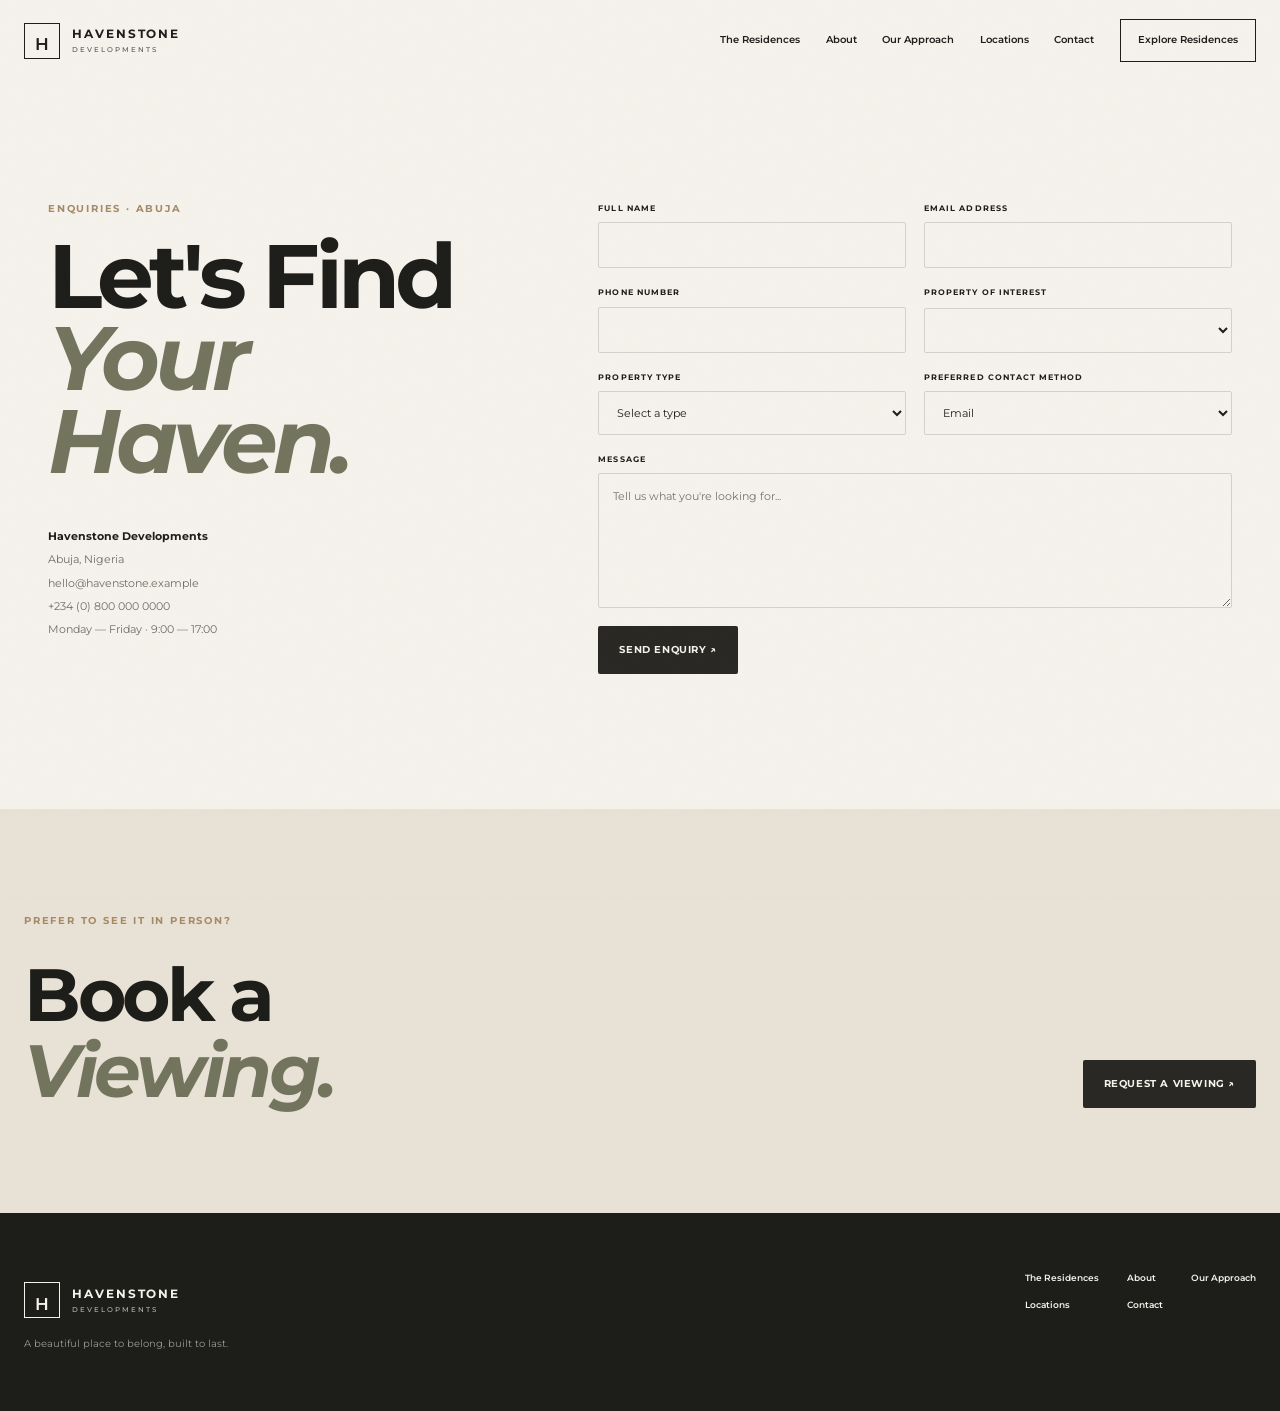
<file: contact.html>
<!doctype html><html lang="en"><head><meta charset="utf-8"><meta name="viewport" content="width=device-width,initial-scale=1"><meta name="description" content="Contact Havenstone Developments to enquire about residences and book a viewing in Abuja."><title>Contact | Havenstone Developments</title><link rel="preconnect" href="https://fonts.googleapis.com"><link rel="preconnect" href="https://fonts.gstatic.com" crossorigin><link rel="stylesheet" href="styles.css"></head><body><header class="nav"><a class="brand" href="index.html"><span class="brand-symbol">⌂</span><span>HAVENSTONE<small>DEVELOPMENTS</small></span></a><button class="menu" aria-label="Toggle navigation" aria-expanded="false">☰</button><nav><a href="developments.html">The Residences</a><a href="about.html">About</a><a href="approach.html">Our Approach</a><a href="locations.html">Locations</a><a href="contact.html">Contact</a><a class="nav-cta" href="developments.html">Explore Residences</a></nav></header><main><section class="contact"><div><p class="eyebrow">ENQUIRIES · ABUJA</p><h1>Let's Find<br><em>Your Haven.</em></h1><div class="contact-info"><p><strong>Havenstone Developments</strong></p><p>Abuja, Nigeria</p><p>hello@havenstone.example</p><p>+234 (0) 800 000 0000</p><p>Monday — Friday · 9:00 — 17:00</p></div></div><form class="form" id="inquiryForm"><div class="form-grid"><div class="field"><label for="name">FULL NAME</label><input id="name" name="name" required autocomplete="name"></div><div class="field"><label for="email">EMAIL ADDRESS</label><input id="email" name="email" type="email" required autocomplete="email"></div><div class="field"><label for="phone">PHONE NUMBER</label><input id="phone" name="phone" type="tel" required autocomplete="tel"></div><div class="field"><label for="property">PROPERTY OF INTEREST</label><select id="property" name="property"><option value="">Select a residence</option><option>Palmview Residences</option><option>Havenstone Gardens</option><option>Maple Grove Estate</option><option>The Haven Villas</option><option>Aurelia Penthouses</option><option>Cedar Heights</option><option>Willow Court</option><option>Stonebridge Residences</option></select></div><div class="field"><label for="type">PROPERTY TYPE</label><select id="type" name="type"><option value="">Select a type</option><option>Apartments</option><option>Semi-Detached Homes</option><option>Duplexes</option><option>Detached Homes</option><option>Penthouses</option></select></div><div class="field"><label for="contactMethod">PREFERRED CONTACT METHOD</label><select id="contactMethod" name="contactMethod"><option>Email</option><option>Phone</option><option>WhatsApp</option></select></div><div class="field full"><label for="message">MESSAGE</label><textarea id="message" name="message" placeholder="Tell us what you're looking for..."></textarea></div></div><button class="btn btn-dark" type="submit">Send Enquiry ↗</button><p id="formStatus" class="form-status" role="status"></p></form></section><section class="cta"><p class="eyebrow">PREFER TO SEE IT IN PERSON?</p><h2>Book a<br><em>Viewing.</em></h2><a class="btn btn-dark" href="#inquiryForm">Request a Viewing ↗</a></section></main><footer><div><a class="brand" href="index.html"><span class="brand-symbol">⌂</span><span>HAVENSTONE<small>DEVELOPMENTS</small></span></a><p>A beautiful place to belong, built to last.</p></div><div class="footer-links"><a href="developments.html">The Residences</a><a href="about.html">About</a><a href="approach.html">Our Approach</a><a href="locations.html">Locations</a><a href="contact.html">Contact</a></div><div class="fictional">PORTFOLIO PROJECT<br>Contact details are illustrative.</div></footer><script src="script.js"></script><script src="visual-repair.js"></script></body></html>
</file>
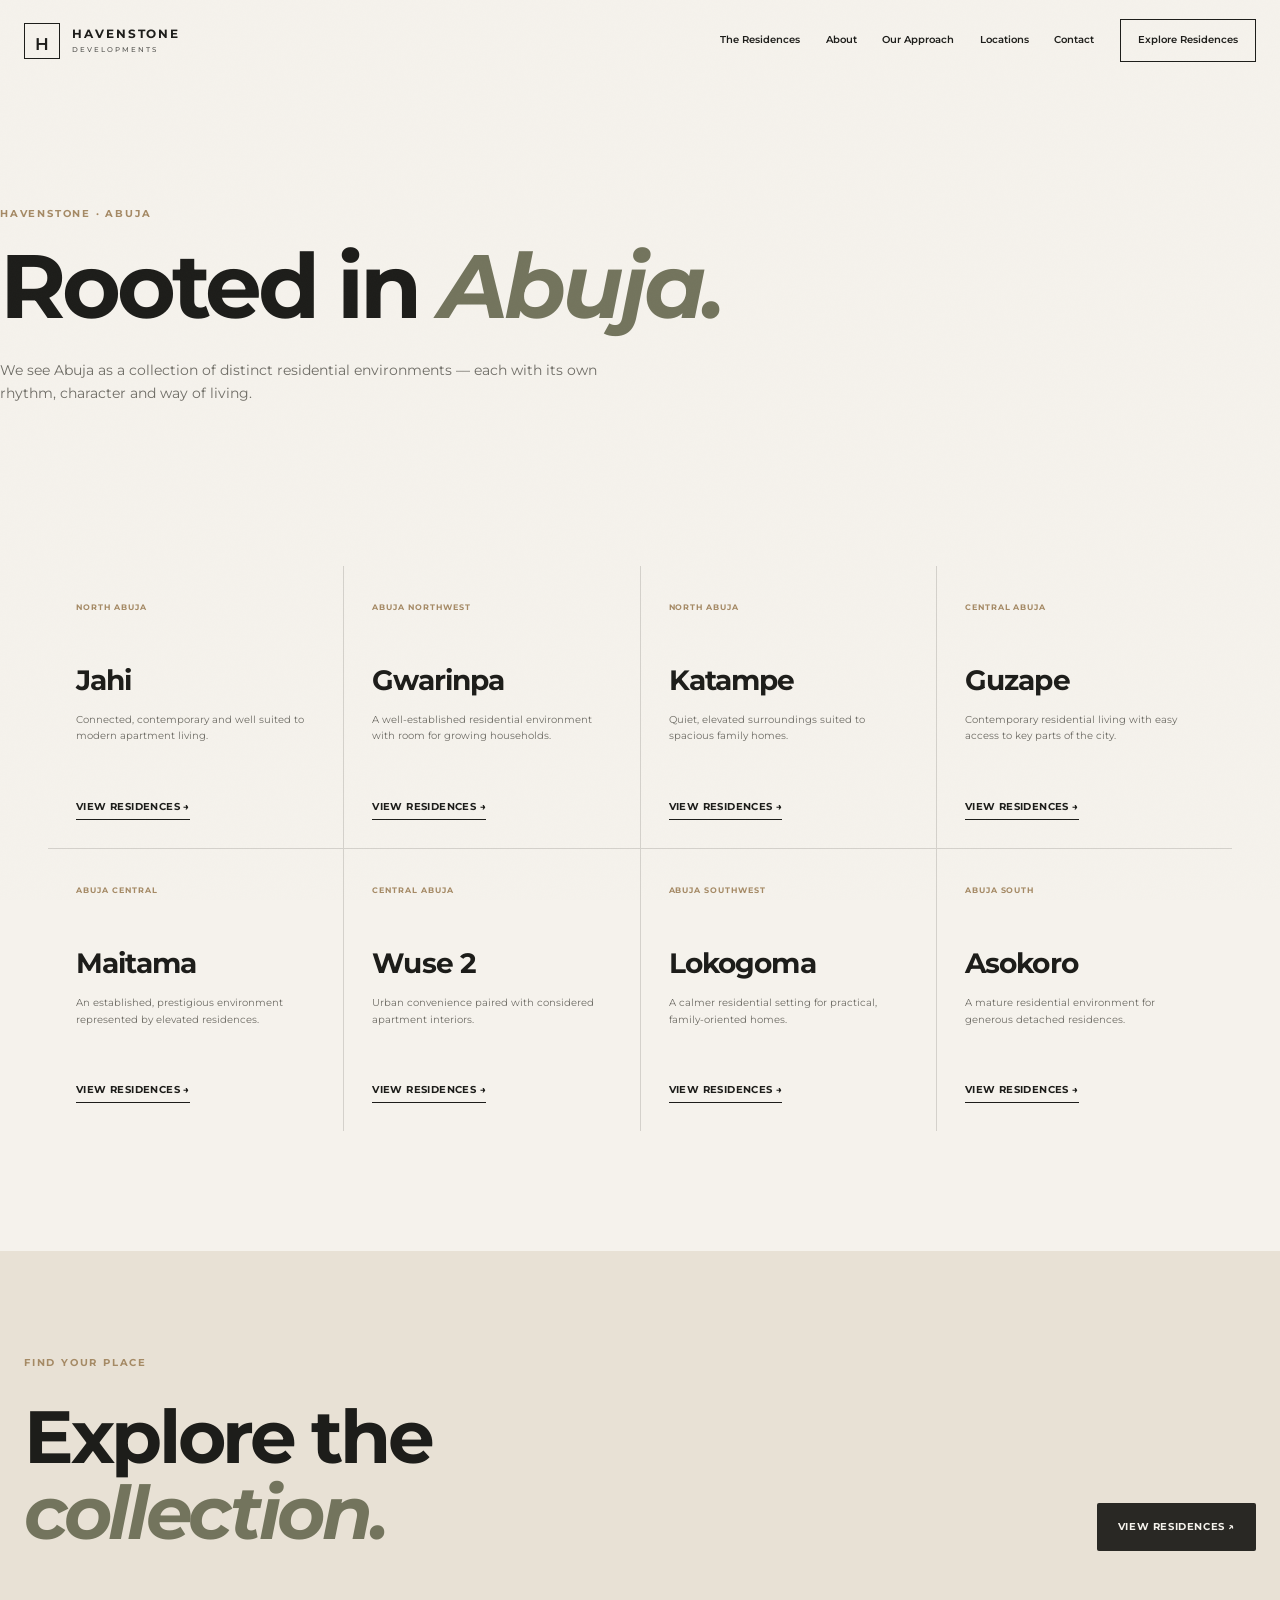
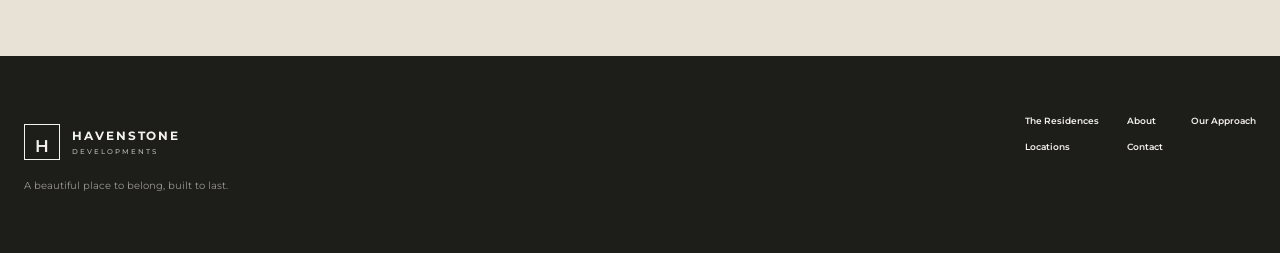
<file: locations.html>
<!doctype html><html lang="en"><head><meta charset="utf-8"><meta name="viewport" content="width=device-width,initial-scale=1"><meta name="description" content="Explore the Abuja neighbourhoods represented across the Havenstone residential portfolio."><title>Locations | Havenstone Developments</title><link rel="preconnect" href="https://fonts.googleapis.com"><link rel="preconnect" href="https://fonts.gstatic.com" crossorigin><link rel="stylesheet" href="styles.css"></head><body><header class="nav"><a class="brand" href="index.html"><span class="brand-symbol">⌂</span><span>HAVENSTONE<small>DEVELOPMENTS</small></span></a><button class="menu" aria-label="Toggle navigation" aria-expanded="false">☰</button><nav><a href="developments.html">The Residences</a><a href="about.html">About</a><a href="approach.html">Our Approach</a><a href="locations.html">Locations</a><a href="contact.html">Contact</a><a class="nav-cta" href="developments.html">Explore Residences</a></nav></header><main><section class="subhero"><p class="eyebrow">HAVENSTONE · ABUJA</p><h1>Rooted in <em>Abuja.</em></h1><p>We see Abuja as a collection of distinct residential environments — each with its own rhythm, character and way of living.</p></section><section class="locations"><div class="location-grid"><article class="location-card"><small>NORTH ABUJA</small><h3>Jahi</h3><p>Connected, contemporary and well suited to modern apartment living.</p><a class="text-link" href="developments.html?type=Apartments">View residences →</a></article><article class="location-card"><small>ABUJA NORTHWEST</small><h3>Gwarinpa</h3><p>A well-established residential environment with room for growing households.</p><a class="text-link" href="developments.html?type=Semi-Detached Homes">View residences →</a></article><article class="location-card"><small>NORTH ABUJA</small><h3>Katampe</h3><p>Quiet, elevated surroundings suited to spacious family homes.</p><a class="text-link" href="developments.html?type=Duplexes">View residences →</a></article><article class="location-card"><small>CENTRAL ABUJA</small><h3>Guzape</h3><p>Contemporary residential living with easy access to key parts of the city.</p><a class="text-link" href="developments.html?type=Detached Homes">View residences →</a></article><article class="location-card"><small>ABUJA CENTRAL</small><h3>Maitama</h3><p>An established, prestigious environment represented by elevated residences.</p><a class="text-link" href="developments.html?type=Penthouses">View residences →</a></article><article class="location-card"><small>CENTRAL ABUJA</small><h3>Wuse 2</h3><p>Urban convenience paired with considered apartment interiors.</p><a class="text-link" href="developments.html?type=Apartments">View residences →</a></article><article class="location-card"><small>ABUJA SOUTHWEST</small><h3>Lokogoma</h3><p>A calmer residential setting for practical, family-oriented homes.</p><a class="text-link" href="developments.html?type=Semi-Detached Homes">View residences →</a></article><article class="location-card"><small>ABUJA SOUTH</small><h3>Asokoro</h3><p>A mature residential environment for generous detached residences.</p><a class="text-link" href="developments.html?type=Detached Homes">View residences →</a></article></div></section><section class="cta"><p class="eyebrow">FIND YOUR PLACE</p><h2>Explore the<br><em>collection.</em></h2><a class="btn btn-dark" href="developments.html">View Residences ↗</a></section></main><footer><div><a class="brand" href="index.html"><span class="brand-symbol">⌂</span><span>HAVENSTONE<small>DEVELOPMENTS</small></span></a><p>A beautiful place to belong, built to last.</p></div><div class="footer-links"><a href="developments.html">The Residences</a><a href="about.html">About</a><a href="approach.html">Our Approach</a><a href="locations.html">Locations</a><a href="contact.html">Contact</a></div><div class="fictional">PORTFOLIO PROJECT<br>Locations and property information are illustrative.</div></footer><script src="script.js"></script><script src="visual-repair.js"></script></body></html>
</file>
<file: styles.css>
@import url('https://fonts.googleapis.com/css2?family=Montserrat:ital,wght@0,400;0,500;0,600;0,700;0,800;1,600;1,700&display=swap');

:root{--stone:#292824;--charcoal:#1d1d1a;--limestone:#e8e1d5;--sand:#d8cdbd;--olive:#73745d;--bronze:#a58a65;--offwhite:#f5f2ec;--muted:#6f6d66;--line:rgba(41,40,36,.16);--light-line:rgba(245,242,236,.18);--content:min(1320px,calc(100% - 96px));--radius:2px}
*{box-sizing:border-box}
html{scroll-behavior:smooth;overflow-x:hidden}
body{margin:0;background:var(--offwhite);color:var(--charcoal);font-family:'Montserrat',Arial,sans-serif;font-size:14px;line-height:1.65;overflow-x:hidden}
body:before{content:'';position:fixed;inset:0;pointer-events:none;z-index:50;opacity:.018;background-image:url("data:image/svg+xml,%3Csvg width='120' height='120' xmlns='http://www.w3.org/2000/svg'%3E%3Cfilter id='n'%3E%3CfeTurbulence type='fractalNoise' baseFrequency='.8' numOctaves='2' stitchTiles='stitch'/%3E%3C/filter%3E%3Crect width='100%25' height='100%25' filter='url(%23n)'/%3E%3C/svg%3E")}
a{color:inherit;text-decoration:none}button,input,select,textarea{font:inherit}img{display:block;width:100%;height:100%;object-fit:cover}.section,.intro-wide,.abuja,.locations,.approach,.contact,.story,.values,.detail-body{width:var(--content);margin-inline:auto}.section{padding-block:112px}.eyebrow{margin:0 0 20px;color:var(--bronze);font-size:10px;font-weight:700;letter-spacing:.18em;line-height:1.3;text-transform:uppercase}.section h2,.intro-wide h2,.feature-copy h2,.standard h2,.abuja h2,.cta h2,.subhero h1{margin:0;font-weight:700;letter-spacing:-.045em;line-height:1.02}.section h2,.intro-wide h2{font-size:clamp(44px,5vw,76px)}em{font-style:italic;color:var(--olive)}

/* Header: one grid, one responsive system. */
.nav{position:relative;z-index:40;height:82px;width:100%;padding:0 max(24px,calc((100% - 1320px)/2));display:flex;align-items:center;gap:40px;background:var(--offwhite);border-bottom:1px solid transparent;transition:background .3s,border-color .3s,color .3s,box-shadow .3s}.nav-over{position:absolute;top:0;left:0;color:#fff;background:transparent}.nav-over.scrolled{position:fixed;background:rgba(245,242,236,.96);color:var(--charcoal);border-color:var(--line);box-shadow:0 6px 24px rgba(29,29,26,.08);backdrop-filter:blur(12px)}.brand{display:inline-flex;align-items:center;gap:12px;flex:0 0 auto;font-size:12px;font-weight:700;letter-spacing:.16em;line-height:1}.brand small{display:block;margin-top:6px;font-size:7px;letter-spacing:.28em;font-weight:500;opacity:.72}.brand-symbol{width:36px;height:36px;display:grid;place-items:center;border:1px solid currentColor;font-size:0;position:relative}.brand-symbol:after{content:'H';font-size:17px;font-weight:600;letter-spacing:0}.nav nav{margin-left:auto;display:flex;align-items:center;justify-content:flex-end;gap:clamp(16px,2vw,30px);font-size:10px;font-weight:600;white-space:nowrap}.nav nav a:not(.nav-cta){position:relative;padding-block:10px}.nav nav a:not(.nav-cta):after{content:'';position:absolute;left:0;bottom:2px;width:0;height:1px;background:currentColor;transition:width .25s}.nav nav a:hover:after{width:100%}.nav-cta{padding:12px 17px;border:1px solid currentColor;background:transparent;transition:background .25s,color .25s}.nav-cta:hover{background:var(--charcoal);color:var(--offwhite)}.menu{display:none;margin-left:auto;border:0;background:transparent;color:inherit;font-size:22px;line-height:1;padding:8px;cursor:pointer}

/* Buttons */
.btn{display:inline-flex;align-items:center;justify-content:center;gap:18px;min-height:48px;padding:13px 20px;border:1px solid transparent;border-radius:var(--radius);font-size:10px;font-weight:700;letter-spacing:.06em;line-height:1;text-transform:uppercase;cursor:pointer;transition:transform .25s,background .25s,color .25s,border-color .25s}.btn:hover{transform:translateY(-2px)}.btn:focus-visible,.text-link:focus-visible,.nav a:focus-visible,.menu:focus-visible{outline:2px solid var(--bronze);outline-offset:4px}.btn-gold{background:var(--bronze);color:var(--offwhite)}.btn-gold:hover{background:#8f7655}.btn-dark{background:var(--stone);color:var(--offwhite)}.btn-dark:hover{background:var(--charcoal)}.btn-ghost{border-color:rgba(245,242,236,.72);color:var(--offwhite)}.btn-ghost:hover{background:var(--offwhite);color:var(--charcoal)}.text-link{display:inline-flex;width:max-content;border-bottom:1px solid currentColor;padding-bottom:6px;font-size:10px;font-weight:700;letter-spacing:.04em;line-height:1.2;text-transform:uppercase}

/* Hero */
.hero-cinema{position:relative;min-height:680px;height:100svh;color:var(--offwhite);overflow:hidden;background:var(--stone)}.hero-cinema>img{position:absolute;inset:0}.hero-overlay{position:absolute;inset:0;background:rgba(29,29,26,.38)}.hero-content{position:absolute;left:max(24px,calc((100% - 1320px)/2));right:24px;top:50%;transform:translateY(-38%);max-width:800px}.hero-content h1{margin:0;font-size:clamp(56px,7.5vw,112px);font-weight:700;letter-spacing:-.055em;line-height:.92}.hero-content h1 em{color:var(--sand)}.hero-content>p:not(.eyebrow){max-width:500px;margin:28px 0 30px;color:rgba(245,242,236,.9);font-size:15px}.actions{display:flex;flex-wrap:wrap;gap:12px}.scroll-note{position:absolute;bottom:30px;left:max(24px,calc((100% - 1320px)/2));display:flex;align-items:center;gap:15px;font-size:8px;font-weight:600;letter-spacing:.16em}.scroll-note span{font-size:16px}

/* Brand statement: explicit editorial grid, no floating text. */
.intro-wide{padding-block:132px;display:grid;grid-template-columns:minmax(0,1.08fr) minmax(280px,.72fr);column-gap:clamp(48px,8vw,140px);align-items:end}.intro-wide .eyebrow{grid-column:1/-1}.intro-wide h2{grid-column:1;max-width:720px}.intro-wide>p:last-child{grid-column:2;max-width:520px;margin:0;color:var(--muted);font-size:14px}.feature-residence{display:grid;grid-template-columns:minmax(0,1.42fr) minmax(360px,.78fr);background:var(--sand);overflow:hidden}.feature-image{height:680px;min-width:0;position:relative;overflow:hidden}.feature-image img{transition:transform .9s}.feature-residence:hover .feature-image img{transform:scale(1.025)}.image-label{position:absolute;left:28px;bottom:24px;color:#fff;font-size:9px;font-weight:600;letter-spacing:.15em}.feature-copy{padding:clamp(55px,7vw,110px);display:flex;flex-direction:column;justify-content:center;min-width:0}.feature-copy h2{font-size:clamp(48px,5.3vw,78px)}.feature-copy>p:not(.eyebrow){max-width:390px;color:#5e5a52;font-size:14px}.mini-spec{display:flex;justify-content:space-between;gap:20px;max-width:410px;margin:26px 0 30px;padding-block:17px;border-block:1px solid var(--line);font-size:10px}.mini-spec strong{font-weight:700}

/* Collection */
.collection{width:100%;max-width:none;padding-inline:max(24px,calc((100% - 1320px)/2));background:var(--limestone)}.section-head{display:grid;grid-template-columns:minmax(0,1fr) minmax(280px,.55fr);gap:60px;align-items:end;margin-bottom:50px}.section-head>p{max-width:430px;margin:0;color:var(--muted);font-size:13px}.collection-grid{display:grid;grid-template-columns:repeat(5,minmax(0,1fr));gap:10px}.collection-grid a{position:relative;height:480px;min-width:0;overflow:hidden;background:var(--stone);color:#fff}.collection-grid a:after{content:'';position:absolute;inset:0;background:rgba(29,29,26,.22);transition:background .3s}.collection-grid a:hover:after{background:rgba(29,29,26,.08)}.collection-grid img{transition:transform .8s}.collection-grid a:hover img{transform:scale(1.04)}.collection-grid span,.collection-grid h3,.collection-grid small{position:absolute;left:20px;z-index:2}.collection-grid span{top:18px;font-size:9px;font-weight:600}.collection-grid h3{right:18px;bottom:44px;margin:0;font-size:20px;line-height:1.15}.collection-grid small{bottom:18px;font-size:8px;letter-spacing:.03em;opacity:.9}

/* Dark standards section */
.standard{width:100%;padding:120px max(24px,calc((100% - 1320px)/2));display:grid;grid-template-columns:minmax(300px,.78fr) minmax(0,1.22fr);gap:clamp(55px,9vw,140px);background:var(--stone);color:var(--offwhite)}.standard h2{font-size:clamp(48px,5.4vw,80px)}.standard .eyebrow{color:var(--sand)}.standard-list{display:grid;grid-template-columns:1fr 1fr;border-top:1px solid var(--light-line)}.standard-list article{padding:28px 28px 30px 0;border-bottom:1px solid var(--light-line)}.standard-list article:nth-child(odd){padding-right:35px;border-right:1px solid var(--light-line)}.standard-list article:nth-child(even){padding-left:35px}.standard-list b{color:var(--sand);font-size:9px}.standard-list h3{margin:22px 0 7px;font-size:20px;line-height:1.2}.standard-list p{max-width:270px;margin:0;color:rgba(245,242,236,.66);font-size:11px}

.architecture-break{position:relative;height:680px;overflow:hidden;color:var(--offwhite)}.architecture-break img{position:absolute;inset:0;transition:transform 1.1s}.architecture-break:hover img{transform:scale(1.025)}.architecture-break:after{content:'';position:absolute;inset:0;background:rgba(29,29,26,.42)}.architecture-break>div{position:absolute;z-index:2;left:max(24px,calc((100% - 1320px)/2));top:50%;transform:translateY(-50%);max-width:620px}.architecture-break h2{font-size:clamp(52px,6.2vw,94px);line-height:.95}.architecture-break p:last-child{max-width:380px;margin-top:25px;font-size:14px;color:rgba(245,242,236,.84)}

/* Locations + stats + CTA */
.abuja{padding-block:120px;display:grid;grid-template-columns:minmax(0,1fr) minmax(380px,.85fr);gap:clamp(50px,9vw,140px);align-items:center}.abuja>div:first-child p:not(.eyebrow){max-width:500px;margin:28px 0;color:var(--muted);font-size:14px}.location-orbit{width:min(100%,500px);aspect-ratio:1;border:1px solid var(--line);border-radius:50%;position:relative;margin-inline:auto}.location-orbit:before,.location-orbit:after{content:'';position:absolute;border:1px solid var(--line);border-radius:50%}.location-orbit:before{inset:18%}.location-orbit:after{inset:36%}.location-orbit span{position:absolute;padding:4px 7px;background:var(--offwhite);font-size:9px;font-weight:500}.location-orbit span:nth-child(1){top:7%;left:43%}.location-orbit span:nth-child(2){top:24%;right:2%}.location-orbit span:nth-child(3){bottom:24%;right:1%}.location-orbit span:nth-child(4){bottom:7%;left:38%}.location-orbit span:nth-child(5){bottom:25%;left:1%}.location-orbit span:nth-child(6){top:25%;left:1%}.location-orbit span:nth-child(7){top:7%;right:25%}.location-orbit span:nth-child(8){bottom:44%;right:42%}.stats{display:grid;grid-template-columns:repeat(4,1fr);border-block:1px solid var(--line);padding-block:60px}.stats div{padding-inline:28px;border-right:1px solid var(--line)}.stats div:first-child{padding-left:0}.stats div:last-child{border:0}.stats strong{display:block;font-size:clamp(42px,4.7vw,68px);font-weight:600;line-height:1.05;letter-spacing:-.04em}.stats span{display:block;margin-top:10px;color:var(--muted);font-size:9px;font-weight:600;letter-spacing:.1em;text-transform:uppercase}.cta{width:100%;padding:105px max(24px,calc((100% - 1320px)/2));display:grid;grid-template-columns:minmax(0,1fr) auto;align-items:end;gap:30px;background:var(--limestone)}.cta .eyebrow{grid-column:1/-1;margin:0}.cta h2{font-size:clamp(50px,5.8vw,84px)}

/* Listing */
.subhero{width:var(--content);padding-block:125px 75px}.subhero h1{font-size:clamp(58px,7vw,104px)}.subhero p:last-child{max-width:620px;margin:28px 0 0;color:var(--muted);font-size:14px}.filterbar{width:100%;padding:16px max(24px,calc((100% - 1320px)/2));display:flex;gap:10px;flex-wrap:wrap;border-block:1px solid var(--line);background:var(--limestone)}.filterbar select{min-width:155px;padding:12px 30px 12px 13px;border:1px solid var(--line);border-radius:var(--radius);background:var(--offwhite);color:var(--charcoal);font-size:10px;font-weight:600;cursor:pointer}.residence-grid{width:var(--content);padding-block:70px 120px;margin-inline:auto;display:grid;grid-template-columns:repeat(2,minmax(0,1fr));gap:70px 30px}.residence-card{min-width:0}.residence-card .card-img{height:480px;position:relative;overflow:hidden;background:var(--sand)}.residence-card img{transition:transform .75s}.residence-card:hover img{transform:scale(1.03)}.status{position:absolute;top:16px;left:16px;padding:7px 10px;background:var(--offwhite);font-size:8px;font-weight:700;letter-spacing:.12em}.card-body{padding-top:19px}.card-top{display:flex;justify-content:space-between;gap:25px;align-items:start}.card-top h2{margin:7px 0 0;font-size:27px;line-height:1.15;letter-spacing:-.025em}.card-top>strong{padding-top:5px;white-space:nowrap;font-size:11px}.card-body>p{max-width:600px;margin:12px 0 18px;color:var(--muted);font-size:11px}.meta{font-size:8px;font-weight:700;letter-spacing:.13em;color:var(--bronze);text-transform:uppercase}

/* Property detail */
.detail-hero{height:76svh;min-height:560px;position:relative;color:var(--offwhite);overflow:hidden}.detail-hero img{position:absolute;inset:0}.detail-hero:after{content:'';position:absolute;inset:0;background:rgba(29,29,26,.38)}.detail-title{position:absolute;z-index:2;left:max(24px,calc((100% - 1320px)/2));right:max(24px,calc((100% - 1320px)/2));bottom:9%}.detail-title .row{display:flex;gap:22px;flex-wrap:wrap;font-size:9px;font-weight:600;letter-spacing:.08em;text-transform:uppercase}.detail-title h1{margin:13px 0 15px;font-size:clamp(52px,7vw,102px);font-weight:700;letter-spacing:-.055em;line-height:.92}.detail-title>strong{font-size:13px}.detail-body{padding-block:105px}.detail-intro{display:grid;grid-template-columns:minmax(0,1fr) minmax(300px,.8fr);gap:clamp(50px,9vw,140px);margin-bottom:75px}.detail-intro h2{margin:0;font-size:clamp(46px,5vw,70px);line-height:1}.detail-intro p{margin:0;color:var(--muted);font-size:14px}.facts{display:grid;grid-template-columns:repeat(5,1fr);border-block:1px solid var(--line);margin-bottom:85px}.facts div{min-width:0;padding:24px 16px;border-right:1px solid var(--line)}.facts div:first-child{padding-left:0}.facts div:last-child{border:0}.facts strong{display:block;font-size:20px;font-weight:600;line-height:1.25}.facts small{display:block;margin-top:8px;color:var(--muted);font-size:8px;font-weight:600;letter-spacing:.1em;text-transform:uppercase}.detail-columns{display:grid;grid-template-columns:1fr 1fr;gap:clamp(45px,9vw,140px)}.detail-columns h3{margin:0 0 28px;font-size:38px;font-weight:700;line-height:1.05;letter-spacing:-.035em}.feature-tags{display:flex;flex-wrap:wrap;gap:7px}.feature-tags span{padding:9px 11px;background:var(--limestone);font-size:9px}.gallery{display:grid;grid-template-columns:2fr 1fr;gap:10px;height:600px;margin-top:85px;overflow:hidden}.gallery>img,.gallery-side{min-height:0}.gallery img{min-height:0}.gallery img:first-child{grid-row:span 2}.gallery-side{display:grid;grid-template-rows:1fr 1fr;gap:10px}.floorplan{margin-top:85px;padding:65px;background:var(--limestone);display:grid;place-items:center;text-align:center;min-height:360px}.floorplan h3{margin:0;font-size:28px}.floorplan p:last-child{max-width:450px;color:var(--muted);font-size:11px}.plan{width:280px;height:180px;margin:28px auto;border:1px solid #8e8a81;position:relative}.plan:before,.plan:after{content:'';position:absolute;border:1px solid #aaa59a}.plan:before{inset:20px 100px}.plan:after{inset:80px 30px 30px 160px}.inquiry-band{margin-top:85px;padding:65px;background:var(--stone);color:var(--offwhite);display:flex;align-items:center;justify-content:space-between;gap:30px}.inquiry-band h2{margin:0;font-size:clamp(40px,4.5vw,62px);line-height:1}.inquiry-band .eyebrow{color:var(--sand)}

/* About / approach / locations / contact */
.about-hero{padding:155px max(24px,calc((100% - 1320px)/2)) 105px;background:var(--stone);color:var(--offwhite)}.about-hero h1{max-width:1050px;margin:0;font-size:clamp(62px,8vw,118px);font-weight:700;line-height:.92;letter-spacing:-.06em}.story{padding-block:115px;display:grid;grid-template-columns:minmax(0,1fr) minmax(0,.85fr);gap:clamp(50px,9vw,140px);align-items:center}.story img{height:620px}.story-copy h2{margin:0 0 25px;font-size:clamp(46px,5vw,70px);line-height:1}.story-copy p{max-width:560px;color:var(--muted);font-size:13px}.values{width:100%;padding:105px max(24px,calc((100% - 1320px)/2));background:var(--limestone)}.values>h2{margin:0;font-size:clamp(48px,5.5vw,78px);line-height:1}.values-grid{display:grid;grid-template-columns:repeat(3,1fr);margin-top:65px;border-top:1px solid var(--line)}.values-grid article{padding:28px 30px 25px 0;border-bottom:1px solid var(--line);border-right:1px solid var(--line)}.values-grid article+article{padding-left:30px}.values-grid article:last-child{border-right:0}.values-grid b{color:var(--bronze);font-size:9px}.values-grid h3{margin:20px 0 8px;font-size:20px}.values-grid p{margin:0;color:var(--muted);font-size:11px}.approach{padding-block:110px}.approach>h2{margin:0;font-size:clamp(48px,5.5vw,78px);line-height:1}.steps{max-width:1000px;margin:60px 0 0 auto}.step{display:grid;grid-template-columns:65px minmax(0,1fr);gap:25px;padding:32px 0;border-top:1px solid var(--line)}.step b{color:var(--bronze);font-size:9px}.step h3{margin:0;font-size:22px}.step p{max-width:650px;margin:8px 0 0;color:var(--muted);font-size:11px}.locations{padding-block:85px 120px}.location-grid{display:grid;grid-template-columns:repeat(4,1fr);gap:1px;background:var(--line)}.location-card{min-height:270px;padding:28px;background:var(--offwhite)}.location-card small{font-size:8px;font-weight:700;color:var(--bronze);letter-spacing:.12em}.location-card h3{margin:40px 0 9px;font-size:28px;letter-spacing:-.03em}.location-card p{min-height:62px;margin:0 0 20px;color:var(--muted);font-size:10px}.contact{padding-block:120px;display:grid;grid-template-columns:minmax(0,.8fr) minmax(0,1.2fr);gap:clamp(50px,10vw,150px)}.contact h1{margin:0;font-size:clamp(60px,7vw,100px);font-weight:700;line-height:.92;letter-spacing:-.055em}.contact-info{margin-top:45px;color:var(--muted);font-size:11px}.contact-info p{margin:5px 0}.contact-info strong{color:var(--charcoal)}.form{min-width:0}.form-grid{display:grid;grid-template-columns:1fr 1fr;gap:0 18px}.field{display:grid;gap:7px;margin-bottom:18px}.field.full{grid-column:1/-1}.field label{font-size:8px;font-weight:700;letter-spacing:.13em}.field input,.field select,.field textarea{width:100%;padding:13px 14px;border:1px solid var(--line);border-radius:var(--radius);background:transparent;color:var(--charcoal);font-size:11px;outline:0}.field input:focus,.field select:focus,.field textarea:focus{border-color:var(--bronze);box-shadow:0 0 0 2px rgba(165,138,101,.14)}.field textarea{min-height:135px;resize:vertical}.form-status{margin:15px 0 0;color:var(--olive);font-size:10px}

footer{width:100%;padding:58px max(24px,calc((100% - 1320px)/2));display:grid;grid-template-columns:1fr auto;gap:60px;background:var(--charcoal);color:var(--offwhite)}footer p{margin:18px 0 0;color:rgba(245,242,236,.58);font-size:10px}.footer-links{display:grid;grid-template-columns:repeat(3,auto);gap:12px 28px;align-content:start;font-size:9px;font-weight:600}.footer-links a:hover{color:var(--sand)}.fictional{display:none}

/* Tablet */
@media(max-width:1100px){:root{--content:min(100% - 64px,1100px)}.nav{padding-inline:32px}.nav nav{gap:14px}.nav-cta{padding-inline:13px}.intro-wide{grid-template-columns:1fr 1fr;gap:55px}.collection-grid{grid-template-columns:repeat(3,1fr)}.collection-grid a:nth-child(4),.collection-grid a:nth-child(5){display:block}.standard{grid-template-columns:1fr;gap:55px}.abuja{grid-template-columns:1fr 1fr;gap:60px}.location-grid{grid-template-columns:repeat(2,1fr)}.facts strong{font-size:17px}}

/* Mobile */
@media(max-width:760px){:root{--content:calc(100% - 40px)}body{font-size:13px}.nav{height:72px;padding-inline:20px}.nav-over{position:absolute}.brand{font-size:10px;letter-spacing:.13em;gap:9px}.brand small{font-size:6px;letter-spacing:.22em}.brand-symbol{width:32px;height:32px}.brand-symbol:after{font-size:15px}.menu{display:block}.nav nav{display:none;position:absolute;top:72px;left:0;right:0;margin:0;padding:24px 20px 28px;align-items:stretch;gap:0;background:var(--offwhite);color:var(--charcoal);border-bottom:1px solid var(--line);box-shadow:0 16px 35px rgba(29,29,26,.1)}.nav nav.open{display:flex;flex-direction:column}.nav nav a{padding:12px 0!important}.nav-cta{text-align:center;margin-top:8px}.section{padding-block:78px}.hero-cinema{min-height:650px;height:88svh}.hero-content{left:20px;right:20px;top:51%;transform:translateY(-40%)}.hero-content h1{font-size:clamp(48px,15vw,68px);line-height:.94}.hero-content>p:not(.eyebrow){max-width:390px;margin:23px 0 26px;font-size:13px}.scroll-note{left:20px;bottom:22px}.intro-wide{width:100%;padding:90px 20px;display:block}.intro-wide h2{max-width:620px;font-size:clamp(40px,11vw,55px);line-height:1.02}.intro-wide>p:last-child{max-width:560px;margin:28px 0 0;font-size:13px}.feature-residence{grid-template-columns:1fr}.feature-image{height:430px}.feature-copy{padding:58px 20px}.feature-copy h2{font-size:clamp(46px,13vw,64px)}.feature-copy>p:not(.eyebrow){font-size:13px}.mini-spec{max-width:none}.collection{padding:78px 20px}.section-head{display:block;margin-bottom:38px}.section-head>p{margin-top:22px;font-size:12px}.collection-grid{grid-template-columns:1fr 1fr;gap:8px}.collection-grid a{height:330px}.collection-grid a:nth-child(5){grid-column:1/-1;height:330px}.collection-grid h3{left:15px;right:12px;bottom:39px;font-size:17px}.collection-grid small{left:15px;bottom:14px;font-size:7px}.collection-grid span{left:15px;top:14px}.standard{padding:78px 20px;gap:45px}.standard h2{font-size:clamp(45px,12vw,62px)}.standard-list{grid-template-columns:1fr}.standard-list article,.standard-list article:nth-child(even),.standard-list article:nth-child(odd){padding:24px 0;border-right:0}.architecture-break{height:560px}.architecture-break>div{left:20px;right:20px}.architecture-break h2{font-size:clamp(48px,13vw,68px)}.abuja{width:100%;padding:80px 20px;display:block}.abuja>div:first-child p:not(.eyebrow){font-size:13px}.location-orbit{width:min(100%,390px);margin-top:55px}.stats{width:var(--content);grid-template-columns:1fr 1fr;padding-block:45px}.stats div{padding:18px 0;border-right:0;border-bottom:1px solid var(--line)}.stats div:nth-child(odd){padding-right:15px;border-right:1px solid var(--line)}.stats div:nth-child(n+3){border-bottom:0}.stats strong{font-size:42px}.stats span{font-size:8px}.cta{padding:78px 20px;grid-template-columns:1fr}.cta h2{font-size:clamp(48px,13vw,65px)}.cta .btn{width:max-content}.subhero{width:100%;padding:105px 20px 58px}.subhero h1{font-size:clamp(54px,14vw,72px)}.subhero p:last-child{font-size:13px}.filterbar{padding:13px 20px}.filterbar select{flex:1 1 calc(50% - 5px);min-width:0}.residence-grid{width:var(--content);grid-template-columns:1fr;padding-block:48px 80px;gap:52px 0}.residence-card .card-img{height:380px}.card-top{display:block}.card-top h2{font-size:25px}.card-top>strong{display:block;margin-top:8px}.detail-hero{height:72svh;min-height:520px}.detail-title{left:20px;right:20px;bottom:8%}.detail-title h1{font-size:clamp(48px,13vw,68px)}.detail-body{width:var(--content);padding-block:72px}.detail-intro{grid-template-columns:1fr;gap:28px;margin-bottom:60px}.detail-intro h2{font-size:46px}.facts{grid-template-columns:1fr 1fr;margin-bottom:65px}.facts div{padding:20px 12px}.facts div:first-child{padding-left:12px}.facts div:nth-child(2n){border-right:0}.facts div:nth-child(n+3){border-top:1px solid var(--line)}.detail-columns{grid-template-columns:1fr;gap:55px}.detail-columns h3{font-size:34px}.gallery{height:500px;grid-template-columns:1.25fr 1fr;margin-top:65px}.floorplan{margin-top:65px;padding:45px 20px}.inquiry-band{margin-top:65px;padding:42px 25px;display:grid}.inquiry-band h2{font-size:43px}.about-hero{padding:115px 20px 78px}.about-hero h1{font-size:clamp(58px,15vw,78px)}.story{width:100%;padding:75px 20px;display:flex;flex-direction:column;gap:48px}.story img{height:430px}.story-copy h2{font-size:48px}.story-copy p{font-size:12px}.values{padding:75px 20px}.values>h2{font-size:clamp(45px,12vw,62px)}.values-grid{grid-template-columns:1fr;margin-top:45px}.values-grid article,.values-grid article+article{padding:25px 0;border-right:0}.approach{padding-block:75px}.approach>h2{font-size:clamp(45px,12vw,62px)}.steps{margin-top:45px}.step{grid-template-columns:40px 1fr;gap:15px;padding:26px 0}.step h3{font-size:19px}.location-grid{grid-template-columns:1fr}.locations{padding-block:50px 80px}.location-card{min-height:230px}.contact{width:100%;padding:80px 20px;display:block}.contact h1{font-size:clamp(58px,15vw,78px)}.contact-info{margin-top:35px}.form{margin-top:55px}.form-grid{grid-template-columns:1fr}.field.full{grid-column:auto}footer{padding:48px 20px;grid-template-columns:1fr;gap:35px}.footer-links{grid-template-columns:1fr 1fr;gap:13px 20px}}

@media(max-width:359px){.hero-content h1{font-size:46px}.intro-wide h2{font-size:39px}.collection-grid{grid-template-columns:1fr}.collection-grid a,.collection-grid a:nth-child(5){height:300px;grid-column:auto}.btn{width:100%}.actions{width:100%}.filterbar select{flex-basis:100%}.detail-title h1{font-size:45px}.brand span:last-child{letter-spacing:.09em}.brand small{letter-spacing:.17em}}

@media(prefers-reduced-motion:reduce){html{scroll-behavior:auto}.btn,.collection-grid img,.feature-image img,.architecture-break img,.residence-card img{transition:none}}
</file>
